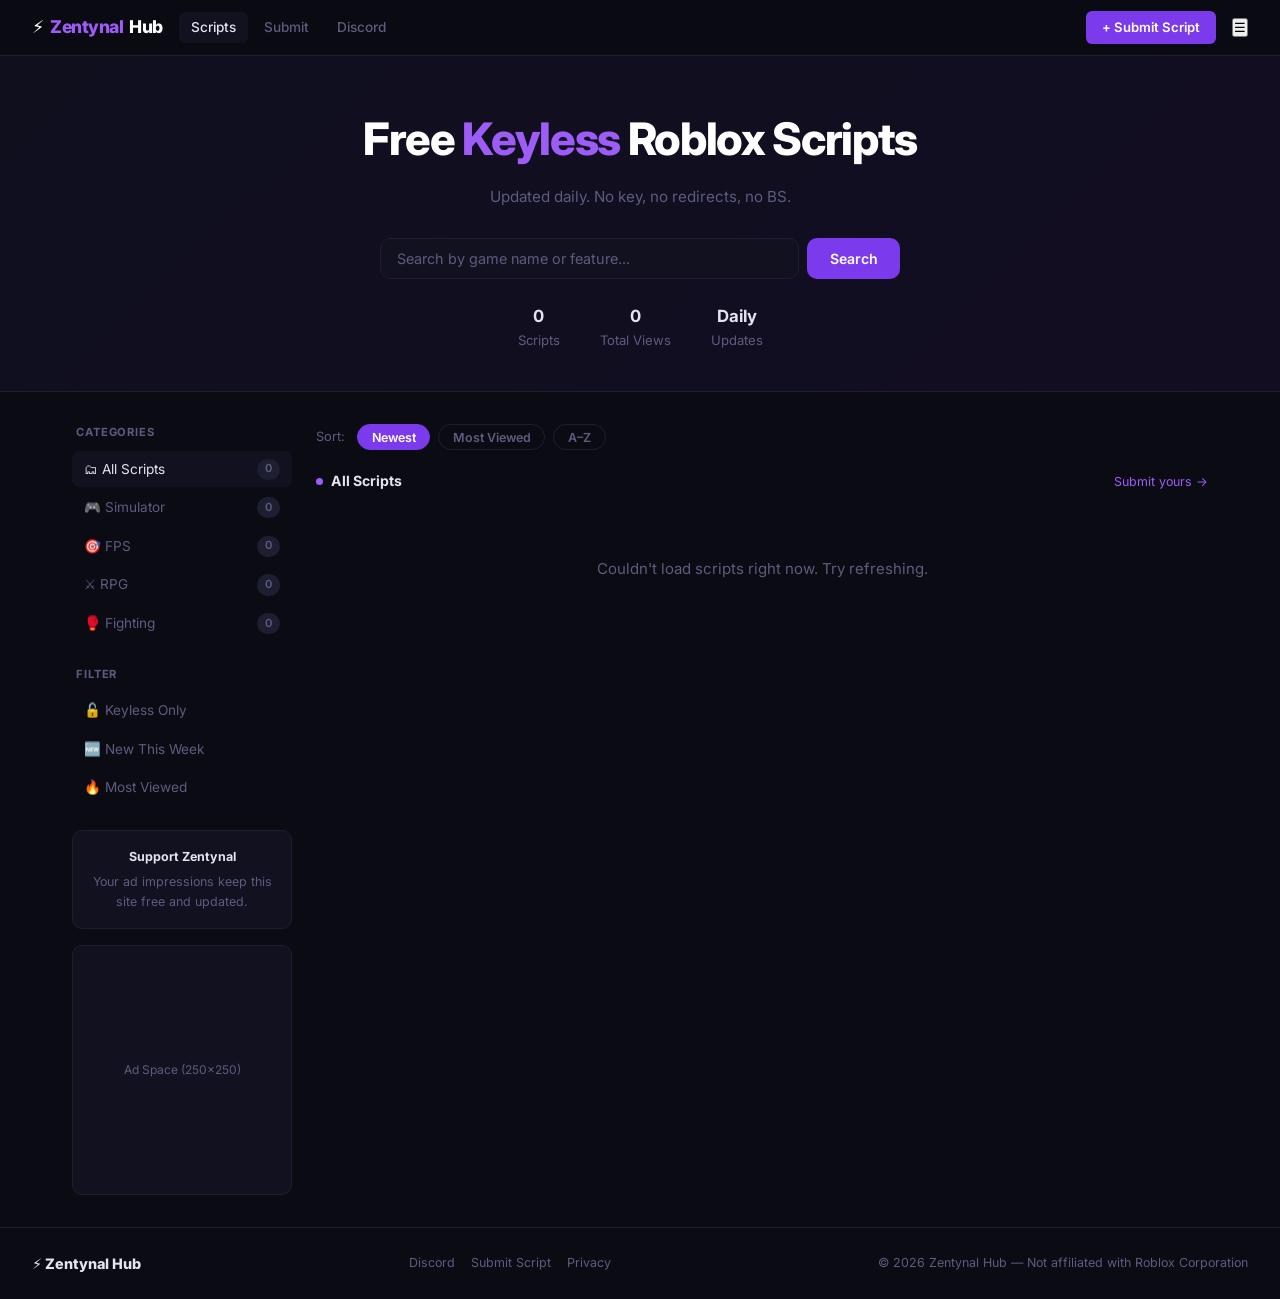
<file: index.html>
<!DOCTYPE html>
<html lang="en">
<head>
<meta charset="UTF-8">
<meta name="viewport" content="width=device-width, initial-scale=1.0">
<title>Zentynal Hub — Free Keyless Roblox Scripts 2026</title>
<meta name="description" content="Zentynal Hub — free keyless Roblox scripts updated daily. Auto farm, ESP, silent aim and more for the most popular Roblox games. No key required.">
<meta name="keywords" content="roblox scripts 2026, free roblox scripts, keyless roblox scripts, roblox hack, roblox auto farm, roblox exploit scripts">
<meta property="og:title" content="Zentynal Hub — Free Keyless Roblox Scripts 2026">
<meta property="og:description" content="Free keyless Roblox scripts updated daily. No key required.">
<meta property="og:type" content="website">
<meta property="og:url" content="https://zentynalhub.com/">
<link rel="canonical" href="https://zentynalhub.com/">
<link rel="sitemap" type="application/xml" href="/sitemap.xml">
<script type="application/ld+json">
{"@context":"https://schema.org","@type":"WebSite","name":"Zentynal Hub","url":"https://zentynalhub.com","description":"Free keyless Roblox scripts updated daily","potentialAction":{"@type":"SearchAction","target":"https://zentynalhub.com/search?q={search_term_string}","query-input":"required name=search_term_string"}}
</script>
<link rel="preconnect" href="https://fonts.googleapis.com">
<link href="https://fonts.googleapis.com/css2?family=Inter:wght@400;500;600;700;800&family=JetBrains+Mono:wght@400;500&display=swap" rel="stylesheet">
<link rel="stylesheet" href="/assets/style.css">
</head>
<body>

<nav class="nav">
  <a href="/" class="nav-logo">⚡ <span>Zentynal</span> Hub</a>
  <div class="nav-links" id="navLinks">
    <a href="/" class="active">Scripts</a>
    <a href="/submit.html">Submit</a>
    <a href="/discord">Discord</a>
  </div>
  <a href="/submit.html" class="btn-submit" style="margin-left:auto;">+ Submit Script</a>
  <button class="nav-menu-btn" id="navMenuBtn" aria-label="Menu">☰</button>
</nav>

<div class="hero">
  <h1>Free <em>Keyless</em> Roblox Scripts</h1>
  <p>Updated daily. No key, no redirects, no BS.</p>
  <form class="search-wrap" action="/search" method="GET">
    <input type="text" name="q" id="searchBox" placeholder="Search by game name or feature..." autocomplete="off">
    <button type="submit">Search</button>
  </form>
  <div class="hero-stats">
    <div><strong id="totalScripts">0</strong> Scripts</div>
    <div><strong id="totalViews">0</strong> Total Views</div>
    <div><strong>Daily</strong> Updates</div>
  </div>
</div>

<div class="page">

  <!-- SIDEBAR -->
  <aside class="sidebar">
    <div class="sidebar-section">
      <div class="sidebar-label">Categories</div>
      <nav class="sidebar-nav" id="categoryNav">
        <a href="#" class="active" data-cat="all">🗂 All Scripts <span class="count" id="count-all">0</span></a>
        <a href="#" data-cat="simulator">🎮 Simulator <span class="count" id="count-simulator">0</span></a>
        <a href="#" data-cat="fps">🎯 FPS <span class="count" id="count-fps">0</span></a>
        <a href="#" data-cat="rpg">⚔️ RPG <span class="count" id="count-rpg">0</span></a>
        <a href="#" data-cat="fighting">🥊 Fighting <span class="count" id="count-fighting">0</span></a>
      </nav>
    </div>

    <div class="sidebar-section">
      <div class="sidebar-label">Filter</div>
      <nav class="sidebar-nav" id="quickFilterNav">
        <a href="#" data-filter="keyless">🔓 Keyless Only</a>
        <a href="#" data-filter="new">🆕 New This Week</a>
        <a href="#" data-filter="popular">🔥 Most Viewed</a>
      </nav>
    </div>

    <div class="ad-box">
      <strong>Support Zentynal</strong>
      Your ad impressions keep this site free and updated.
    </div>

    <!-- Google AdSense slot (replace with real unit) -->
    <div style="background:var(--surface);border:1px solid var(--border);border-radius:var(--r);min-height:250px;display:flex;align-items:center;justify-content:center;font-size:0.75rem;color:var(--muted);">
      Ad Space (250×250)
    </div>
  </aside>

  <!-- MAIN -->
  <main class="main">

    <div class="filter-row">
      <span class="label">Sort:</span>
      <button class="chip on" data-sort="new">Newest</button>
      <button class="chip" data-sort="views">Most Viewed</button>
      <button class="chip" data-sort="alpha">A–Z</button>
    </div>

    <div class="section-header">
      <div class="section-title"><span class="dot"></span> <span id="sectionTitle">All Scripts</span></div>
      <a href="/submit.html" class="view-all">Submit yours →</a>
    </div>

    <div class="scripts-grid" id="grid"></div>

  </main>
</div>

<!-- ADBLOCK NOTICE -->
<div class="adblock-notice" id="adblockNotice">
  <button class="adblock-close" onclick="dismissAdblock()">✕</button>
  <h4>Adblocker Detected</h4>
  <p>We use ads to keep scripts free and updated daily. Please consider whitelisting us.</p>
  <div class="adblock-actions">
    <button class="btn-ok" onclick="dismissAdblock()">OK, I'll whitelist</button>
    <button class="btn-dismiss" onclick="dismissAdblock()">Dismiss</button>
  </div>
</div>

<footer class="footer">
  <span class="footer-logo">⚡ Zentynal Hub</span>
  <div class="footer-links">
    <a href="/discord">Discord</a>
    <a href="/submit.html">Submit Script</a>
    <a href="/privacy">Privacy</a>
  </div>
  <span>© 2026 Zentynal Hub — Not affiliated with Roblox Corporation</span>
</footer>

<script>
// ═══════════════════════════════════════════════════════
// 👇 Fill these in from your Supabase project settings
// (Project Settings → API Keys). Use the PUBLISHABLE key
// (sb_publishable_...), never the secret key — the publishable
// key is safe to expose publicly; row-level security policies
// control what it can actually do.
// ═══════════════════════════════════════════════════════
const SUPABASE_URL = "https://utynmjcquyhltukukpif.supabase.co"
const SUPABASE_PUBLISHABLE_KEY = "sb_publishable_A8GBF1fEbA06jpybUyg2Zw_H_L_eXdU"

let SCRIPTS = []     // starts empty — real data loads in below
let sortMode = 'new'
let activeCategory = 'all'
let activeQuickFilter = null

// Escapes text before it ever touches innerHTML — closes the XSS hole
// that existed when submitted script names were inserted unescaped.
function esc(str) {
  const div = document.createElement('div')
  div.textContent = str ?? ''
  return div.innerHTML
}

function updateCounts() {
  document.getElementById('count-all').textContent = SCRIPTS.length
  ;['simulator','fps','rpg','fighting'].forEach(cat => {
    document.getElementById(`count-${cat}`).textContent = SCRIPTS.filter(s => s.category === cat).length
  })
}

function getFilteredList() {
  let list = [...SCRIPTS]
  if (activeCategory !== 'all') list = list.filter(s => s.category === activeCategory)
  if (activeQuickFilter === 'keyless') list = list.filter(s => s.keyless)
  if (activeQuickFilter === 'popular') list = [...list].sort((a,b) => b.views - a.views)
  if (sortMode === 'views') list.sort((a,b) => b.views - a.views)
  else if (sortMode === 'alpha') list.sort((a,b) => a.name.localeCompare(b.name))
  return list
}

function renderGrid() {
  const list = getFilteredList()
  const grid = document.getElementById('grid')
  if (!list.length) {
    grid.innerHTML = `<div style="grid-column:1/-1;text-align:center;padding:3rem 0;color:var(--muted);">No scripts match this filter yet.</div>`
    return
  }
  grid.innerHTML = list.map(s => `
    <a href="/script.html?id=${encodeURIComponent(s.id)}" class="script-card">
      <div class="card-thumb">${esc(s.icon)}</div>
      <div class="card-body">
        <div class="card-title-row">
          <span class="card-name">${esc(s.name)}</span>
          ${s.keyless ? '<span class="pill keyless">Keyless</span>' : '<span class="pill paid">Key</span>'}
        </div>
        <div><span class="game-tag">${esc(s.game)}</span></div>
        <p class="card-desc">${esc(s.description)}</p>
        <div class="card-footer">
          <div class="card-footer-left">
            <span class="card-creator">${esc(s.creator)}</span>
            <span class="card-views">${s.views.toLocaleString()} views</span>
          </div>
          <span class="card-date">${formatDate(s.created_at)}</span>
        </div>
      </div>
    </a>
  `).join('')
}

function formatDate(iso) {
  if (!iso) return ''
  return new Date(iso).toLocaleDateString('en-US', { month: 'short', day: 'numeric', year: 'numeric' })
}

async function loadScripts() {
  const grid = document.getElementById('grid')
  grid.innerHTML = `<div style="grid-column:1/-1;text-align:center;padding:3rem 0;color:var(--muted);">Loading scripts…</div>`
  try {
    const res = await fetch(
      `${SUPABASE_URL}/rest/v1/scripts?select=*&approved=eq.true&order=created_at.desc`,
      { headers: { apikey: SUPABASE_PUBLISHABLE_KEY } }
    )
    if (!res.ok) throw new Error('HTTP ' + res.status)
    SCRIPTS = await res.json()
  } catch (err) {
    console.error('Failed to load scripts:', err)
    grid.innerHTML = `<div style="grid-column:1/-1;text-align:center;padding:3rem 0;color:var(--muted);">Couldn't load scripts right now. Try refreshing.</div>`
    document.getElementById('totalScripts').textContent = '0'
    updateCounts()
    return
  }
  document.getElementById('totalScripts').textContent = SCRIPTS.length
  document.getElementById('totalViews').textContent =
    SCRIPTS.reduce((sum, s) => sum + (s.views || 0), 0).toLocaleString()
  updateCounts()
  renderGrid()
}

loadScripts()

document.querySelectorAll('.chip[data-sort]').forEach(btn => {
  btn.addEventListener('click', () => {
    sortMode = btn.dataset.sort
    document.querySelectorAll('.chip').forEach(c => c.classList.remove('on'))
    btn.classList.add('on')
    renderGrid()
  })
})

document.getElementById('categoryNav').addEventListener('click', e => {
  const link = e.target.closest('a[data-cat]')
  if (!link) return
  e.preventDefault()
  activeCategory = link.dataset.cat
  document.querySelectorAll('#categoryNav a').forEach(a => a.classList.remove('active'))
  link.classList.add('active')
  document.getElementById('sectionTitle').textContent =
    activeCategory === 'all' ? 'All Scripts' : link.textContent.replace(/\s*\d+$/, '').trim()
  renderGrid()
})

document.getElementById('quickFilterNav').addEventListener('click', e => {
  const link = e.target.closest('a[data-filter]')
  if (!link) return
  e.preventDefault()
  const f = link.dataset.filter
  activeQuickFilter = activeQuickFilter === f ? null : f
  document.querySelectorAll('#quickFilterNav a').forEach(a => a.classList.remove('active'))
  if (activeQuickFilter) link.classList.add('active')
  renderGrid()
})

document.getElementById('navMenuBtn').addEventListener('click', () => {
  const nav = document.getElementById('navLinks')
  nav.style.display = nav.style.display === 'flex' ? 'none' : 'flex'
  nav.style.cssText += 'position:absolute;top:100%;left:0;right:0;flex-direction:column;background:var(--surface);padding:1rem 1.5rem;border-bottom:1px solid var(--border);gap:0.8rem;'
})

// adblock detection
window.addEventListener('load', () => {
  setTimeout(() => {
    const ad = document.createElement('div')
    ad.className = 'adsbox'
    ad.style.cssText = 'height:1px;position:absolute;left:-9999px'
    document.body.appendChild(ad)
    if (ad.offsetHeight === 0) {
      document.getElementById('adblockNotice').style.display = 'block'
    }
    ad.remove()
  }, 1500)
})

function dismissAdblock() {
  document.getElementById('adblockNotice').style.display = 'none'
}
</script>

</body>
</html>
</file>
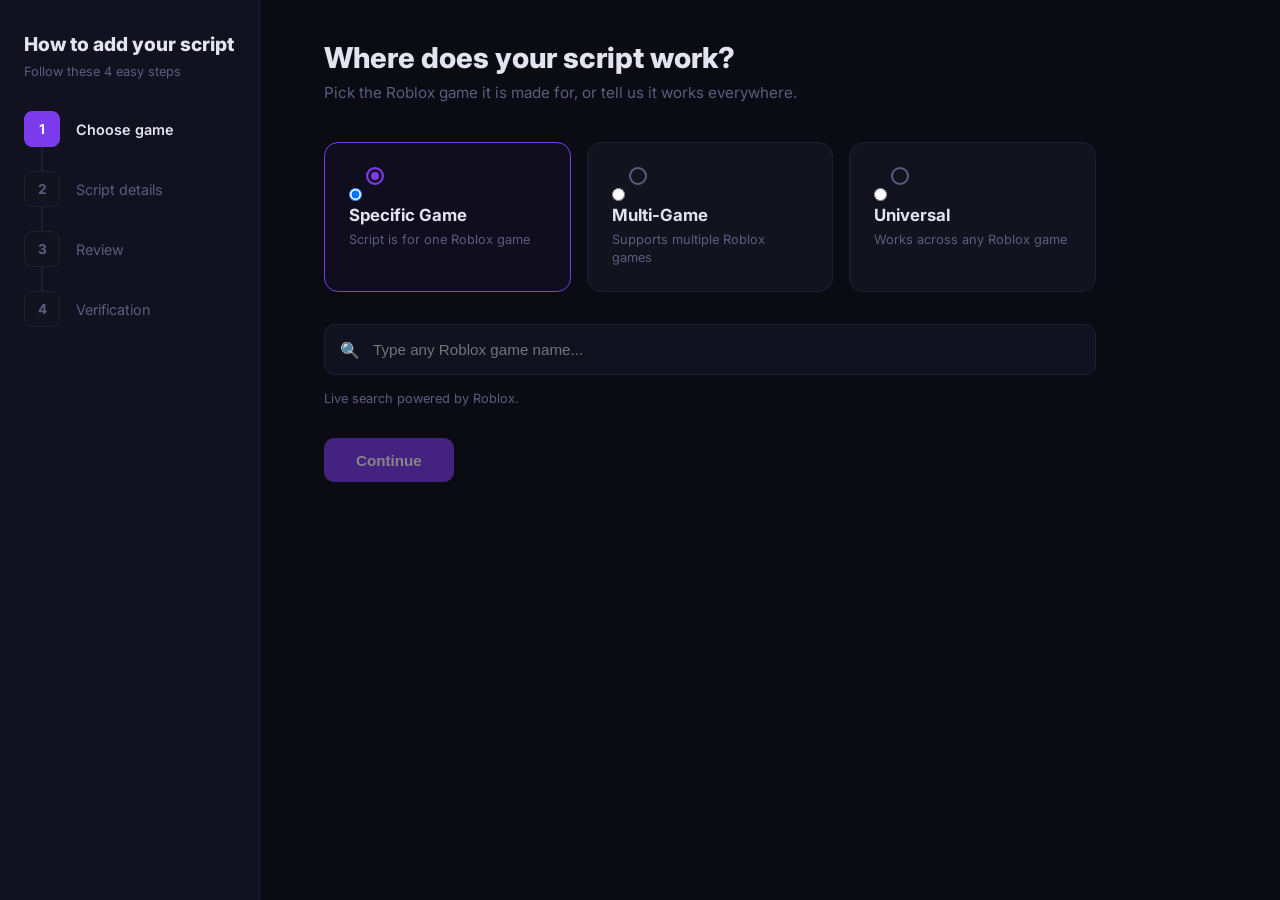
<file: upload.html>
<!DOCTYPE html>
<html lang="en">
<head>
<meta charset="UTF-8">
<meta name="viewport" content="width=device-width, initial-scale=1.0">
<title>Upload Script — Zentynal Hub</title>
<link rel="preconnect" href="https://fonts.googleapis.com">
<link href="https://fonts.googleapis.com/css2?family=Inter:wght@400;500;600;700;800&display=swap" rel="stylesheet">
<style>
  :root {
    --bg: #0b0b13; --surface: #111120; --card: #13131f; --border: #1e1e32;
    --accent: #7c3aed; --accent-b: #9d5cf6; --text: #e4e4f0; --muted: #5c5c80;
    --green: #22c55e; --red: #ef4444; --r: 10px; --r-lg: 14px;
  }
  * { box-sizing: border-box; margin: 0; padding: 0; }
  body { background: var(--bg); color: var(--text); font-family: 'Inter', sans-serif; display: flex; min-height: 100vh; }

  .upload-sidebar { width: 260px; background: var(--surface); border-right: 1px solid var(--border); padding: 2rem 1.5rem; display: flex; flex-direction: column; }
  .sidebar-title { font-size: 1.2rem; font-weight: 800; margin-bottom: 0.5rem; }
  .sidebar-sub { color: var(--muted); font-size: 0.8rem; margin-bottom: 2rem; }
  .step-list { display: flex; flex-direction: column; gap: 1.5rem; position: relative; }
  .step-list::before { content: ''; position: absolute; left: 17px; top: 10px; bottom: 10px; width: 2px; background: var(--border); z-index: 0; }
  .step { display: flex; align-items: center; gap: 1rem; position: relative; z-index: 1; color: var(--muted); }
  .step.active { color: var(--text); font-weight: 600; }
  .step-num { width: 36px; height: 36px; border-radius: 8px; background: var(--card); border: 1px solid var(--border); display: flex; align-items: center; justify-content: center; font-weight: 700; font-size: 0.85rem; transition: all 0.2s; }
  .step.active .step-num { background: var(--accent); border-color: var(--accent); color: #fff; }
  .step.completed .step-num { background: var(--green); border-color: var(--green); color: #fff; }
  .step-name { font-size: 0.9rem; }

  .upload-main { flex: 1; padding: 2.5rem 4rem; max-width: 900px; }
  .upload-header h1 { font-size: 1.8rem; font-weight: 800; margin-bottom: 0.5rem; }
  .upload-header p { color: var(--muted); font-size: 0.95rem; margin-bottom: 2.5rem; }

  .game-options { display: grid; grid-template-columns: repeat(3, 1fr); gap: 1rem; margin-bottom: 2rem; }
  .game-option { background: var(--card); border: 1px solid var(--border); border-radius: var(--r-lg); padding: 1.5rem; cursor: pointer; transition: all 0.2s; }
  .game-option:hover { border-color: var(--muted); }
  .game-option.selected { border-color: var(--accent); background: rgba(124,58,237,0.05); }
  .radio-circle { width: 18px; height: 18px; border-radius: 50%; border: 2px solid var(--muted); margin-bottom: 1rem; display: inline-block; }
  .game-option.selected .radio-circle { border-color: var(--accent); background: var(--accent); box-shadow: inset 0 0 0 3px var(--card); }
  .game-option h3 { font-size: 1.05rem; margin-bottom: 0.4rem; }
  .game-option p { font-size: 0.8rem; color: var(--muted); line-height: 1.4; }

  .search-input-wrapper { position: relative; margin-bottom: 1rem; }
  .search-input-wrapper input { width: 100%; background: var(--surface); border: 1px solid var(--border); border-radius: var(--r); padding: 1rem 1rem 1rem 3rem; color: var(--text); font-size: 0.95rem; outline: none; transition: border-color 0.2s; }
  .search-input-wrapper input:focus { border-color: var(--accent); }
  .search-icon { position: absolute; left: 1rem; top: 50%; transform: translateY(-50%); color: var(--muted); }

  .search-results { position: absolute; top: calc(100% + 8px); left: 0; right: 0; background: var(--card); border: 1px solid var(--border); border-radius: var(--r); box-shadow: 0 10px 30px rgba(0,0,0,0.5); z-index: 100; max-height: 320px; overflow-y: auto; display: none; }
  .search-results.active { display: block; }
  .result-item { display: flex; align-items: center; gap: 1rem; padding: 0.75rem 1rem; cursor: pointer; border-bottom: 1px solid var(--border); transition: background 0.15s; }
  .result-item:last-child { border-bottom: none; }
  .result-item:hover { background: var(--surface); }
  .result-img { width: 44px; height: 44px; border-radius: 8px; background: #222; display: flex; align-items: center; justify-content: center; font-size: 1.2rem; overflow: hidden; flex-shrink: 0; }
  .result-img img { width: 100%; height: 100%; object-fit: cover; }
  .result-info h4 { font-size: 0.9rem; margin-bottom: 2px; }
  .result-info span { font-size: 0.75rem; color: var(--muted); }
  .loading-item { padding: 1rem; color: var(--muted); font-size: 0.85rem; text-align: center; }

  .btn-continue { background: var(--accent); color: #fff; border: none; padding: 0.85rem 2rem; border-radius: var(--r); font-weight: 600; font-size: 0.95rem; cursor: pointer; transition: background 0.2s; opacity: 0.5; pointer-events: none; }
  .btn-continue.ready { opacity: 1; pointer-events: auto; }
  .btn-continue:hover { background: var(--accent-b); }
  .helper-text { font-size: 0.8rem; color: var(--muted); margin-top: 0.5rem; display: block; }

  .selected-preview { margin-top: 2rem; padding: 1rem; border: 1px dashed var(--border); border-radius: var(--r); display: none; align-items: center; gap: 1rem; }
  .selected-preview.active { display: flex; }
</style>
</head>
<body>

  <aside class="upload-sidebar">
    <div class="sidebar-title">How to add your script</div>
    <div class="sidebar-sub">Follow these 4 easy steps</div>
    <div class="step-list">
      <div class="step active" id="step1"><div class="step-num">1</div><div class="step-name">Choose game</div></div>
      <div class="step" id="step2"><div class="step-num">2</div><div class="step-name">Script details</div></div>
      <div class="step" id="step3"><div class="step-num">3</div><div class="step-name">Review</div></div>
      <div class="step" id="step4"><div class="step-num">4</div><div class="step-name">Verification</div></div>
    </div>
  </aside>

  <main class="upload-main">
    <div id="stepContent1">
      <div class="upload-header">
        <h1>Where does your script work?</h1>
        <p>Pick the Roblox game it is made for, or tell us it works everywhere.</p>
      </div>

      <div class="game-options">
        <label class="game-option selected" onclick="selectGameType('specific', event)">
          <input type="radio" name="gameType" value="specific" checked>
          <div class="radio-circle"></div>
          <h3>Specific Game</h3>
          <p>Script is for one Roblox game</p>
        </label>
        <label class="game-option" onclick="selectGameType('multi', event)">
          <input type="radio" name="gameType" value="multi">
          <div class="radio-circle"></div>
          <h3>Multi-Game</h3>
          <p>Supports multiple Roblox games</p>
        </label>
        <label class="game-option" onclick="selectGameType('universal', event)">
          <input type="radio" name="gameType" value="universal">
          <div class="radio-circle"></div>
          <h3>Universal</h3>
          <p>Works across any Roblox game</p>
        </label>
      </div>

      <div class="search-input-wrapper" id="searchWrapper">
        <span class="search-icon">🔍</span>
        <input type="text" id="gameSearch" placeholder="Type any Roblox game name..." oninput="handleSearch(this.value)" onfocus="showResults()">
        <div class="search-results" id="searchResults"></div>
      </div>

      <span class="helper-text">Live search powered by Roblox.</span>

      <div class="selected-preview" id="selectedPreview">
        <div class="result-img" id="previewIcon">🎮</div>
        <div class="result-info">
          <h4 id="previewName">Game Name</h4>
          <span id="previewId">ID: 1234567</span>
        </div>
        <button style="margin-left:auto; background:none; border:none; color:var(--muted); cursor:pointer; font-size:1.1rem;" onclick="resetSelection()">✕</button>
      </div>

      <div style="margin-top: 2rem;">
        <button class="btn-continue" id="continueBtn" onclick="goToStep2()">Continue</button>
      </div>
    </div>

    <div id="stepContent2" style="display: none;">
      <div class="upload-header">
        <h1>Build your script page</h1>
        <p>This is how players will see it. Fill in the basics, the rest is optional.</p>
      </div>
      <div style="background: var(--surface); border: 1px dashed var(--border); padding: 3rem; border-radius: var(--r); text-align: center; color: var(--muted);">
        Script details form goes here.
        <br><br>
        <button onclick="goToStep1()" style="background:none; border:1px solid var(--border); color:var(--text); padding:0.5rem 1rem; border-radius:6px; cursor:pointer;">Back to Step 1</button>
      </div>
    </div>
  </main>

<script>
  // ═══════════════════════════════════════════════════════
  //  👇 REPLACE THIS with your Cloudflare Worker URL
  // ═══════════════════════════════════════════════════════
  const BACKEND = "https://zentynalhub.sheriffmalik89.workers.dev/";

  let selectedGame = null;
  let currentType = "specific";
  let debounceTimer = null;
  const cache = {};

  function selectGameType(type, e) {
    currentType = type;
    document.querySelectorAll(".game-option").forEach(el => el.classList.remove("selected"));
    e.currentTarget.classList.add("selected");

    const wrapper = document.getElementById("searchWrapper");
    const helper = document.querySelector(".helper-text");
    const btn = document.getElementById("continueBtn");

    if (type === "universal") {
      wrapper.style.display = "none";
      document.getElementById("selectedPreview").classList.remove("active");
      helper.textContent = "Universal scripts work on any Roblox game.";
      btn.classList.add("ready");
    } else {
      wrapper.style.display = "block";
      helper.textContent = "Live search powered by Roblox.";
      btn.classList.toggle("ready", !!selectedGame);
    }
  }

  function handleSearch(val) {
    clearTimeout(debounceTimer);
    const q = val.trim();
    if (q.length < 2) {
      document.getElementById("searchResults").classList.remove("active");
      return;
    }
    debounceTimer = setTimeout(() => doSearch(q), 350);
  }

  async function doSearch(q) {
    const box = document.getElementById("searchResults");

    if (cache[q]) {
      renderResults(cache[q]);
      return;
    }

    box.innerHTML = `<div class="loading-item">Searching Roblox…</div>`;
    box.classList.add("active");

    try {
      const res = await fetch(`${BACKEND}?q=${encodeURIComponent(q)}`);
      if (!res.ok) throw new Error("HTTP " + res.status);
      const data = await res.json();
      const games = data.games || [];
      cache[q] = games;
      renderResults(games);
    } catch (err) {
      console.error(err);
      box.innerHTML = `<div class="loading-item" style="color:var(--red)">Search failed. Check your worker URL.</div>`;
    }
  }

  function renderResults(games) {
    const box = document.getElementById("searchResults");

    if (!games.length) {
      box.innerHTML = `<div class="loading-item">No games found. Try a different name.</div>`;
      box.classList.add("active");
      return;
    }

    box.innerHTML = games.map(g => {
      const safeName = (g.name || "").replace(/'/g, "\\'");
      const icon = g.thumbnailUrl
        ? `<img src="${g.thumbnailUrl}" onerror="this.parentElement.textContent='🎮'">`
        : "🎮";
      return `
        <div class="result-item" onclick="selectGame('${g.universeId}', '${g.placeId}', '${safeName}', '${g.thumbnailUrl || ''}')">
          <div class="result-img">${icon}</div>
          <div class="result-info">
            <h4>${g.name}</h4>
            <span>Players: ${g.playerCount.toLocaleString()}</span>
          </div>
        </div>`;
    }).join("");

    box.classList.add("active");
  }

  function showResults() {
    if (document.getElementById("gameSearch").value.trim().length > 1) {
      document.getElementById("searchResults").classList.add("active");
    }
  }

  document.addEventListener("click", e => {
    if (!document.getElementById("searchWrapper").contains(e.target)) {
      document.getElementById("searchResults").classList.remove("active");
    }
  });

  function selectGame(universeId, placeId, name, thumb) {
    selectedGame = { universeId, placeId, name, thumb };

    document.getElementById("gameSearch").value = name;
    document.getElementById("searchResults").classList.remove("active");

    const previewIcon = document.getElementById("previewIcon");
    previewIcon.innerHTML = thumb
      ? `<img src="${thumb}" onerror="this.parentElement.textContent='🎮'">`
      : "🎮";

    document.getElementById("previewName").textContent = name;
    document.getElementById("previewId").textContent = `Universe: ${universeId} • Place: ${placeId}`;
    document.getElementById("selectedPreview").classList.add("active");
    document.getElementById("continueBtn").classList.add("ready");
  }

  function resetSelection() {
    selectedGame = null;
    document.getElementById("gameSearch").value = "";
    document.getElementById("selectedPreview").classList.remove("active");
    document.getElementById("continueBtn").classList.remove("ready");
    document.getElementById("previewIcon").textContent = "🎮";
  }

  function goToStep2() {
    if (currentType !== "universal" && !selectedGame) {
      alert("Please select a game first!");
      return;
    }
    document.getElementById("step1").classList.replace("active", "completed");
    document.getElementById("step2").classList.add("active");
    document.getElementById("stepContent1").style.display = "none";
    document.getElementById("stepContent2").style.display = "block";
  }

  function goToStep1() {
    document.getElementById("step2").classList.remove("active");
    document.getElementById("step1").classList.replace("completed", "active");
    document.getElementById("stepContent1").style.display = "block";
    document.getElementById("stepContent2").style.display = "none";
  }
</script>
</body>
</html>
</file>
<file: assets/style.css>
:root {
  --bg: #0b0b13;
  --surface: #111120;
  --card: #13131f;
  --card-hover: #17172a;
  --border: #1e1e32;
  --accent: #7c3aed;
  --accent-b: #9d5cf6;
  --accent-glow: rgba(124,58,237,0.18);
  --text: #e4e4f0;
  --muted: #5c5c80;
  --muted2: #3a3a58;
  --green: #22c55e;
  --green-bg: rgba(34,197,94,0.08);
  --green-border: rgba(34,197,94,0.18);
  --yellow: #eab308;
  --red: #ef4444;
  --r: 10px;
  --r-lg: 14px;
}

*, *::before, *::after { box-sizing: border-box; margin: 0; padding: 0; }
html { scroll-behavior: smooth; }

body {
  background: var(--bg);
  color: var(--text);
  font-family: 'Inter', system-ui, sans-serif;
  font-size: 15px;
  line-height: 1.6;
  min-height: 100vh;
}

a { text-decoration: none; color: inherit; }
img { display: block; }

/* ── NAV ── */
.nav {
  position: sticky; top: 0; z-index: 200;
  display: flex; align-items: center; gap: 1rem;
  padding: 0 2rem; height: 56px;
  background: rgba(11,11,19,0.92);
  backdrop-filter: blur(14px);
  border-bottom: 1px solid var(--border);
}

.nav-logo {
  font-weight: 800; font-size: 1.1rem;
  color: #fff; letter-spacing: -0.03em;
  display: flex; align-items: center; gap: 0.4rem;
}
.nav-logo span { color: var(--accent-b); }

.nav-links { display: flex; gap: 0.25rem; margin-right: auto; }
.nav-links a {
  color: var(--muted); font-size: 0.85rem; font-weight: 500;
  padding: 0.3rem 0.75rem; border-radius: 6px;
  transition: color 0.15s, background 0.15s;
}
.nav-links a:hover { color: var(--text); background: var(--surface); }
.nav-links a.active { color: var(--text); background: var(--surface); }

.nav-right { display: flex; align-items: center; gap: 0.75rem; }

.btn-submit {
  background: var(--accent);
  color: #fff; font-size: 0.82rem; font-weight: 600;
  padding: 0.4rem 1rem; border-radius: 6px;
  transition: background 0.15s;
}
.btn-submit:hover { background: var(--accent-b); }

/* ── HERO BANNER ── */
.hero {
  background: linear-gradient(135deg, #0f0f1e 0%, #130d22 100%);
  border-bottom: 1px solid var(--border);
  padding: 3rem 2rem 2.5rem;
  text-align: center;
}

.hero h1 {
  font-size: clamp(1.8rem, 4vw, 2.8rem);
  font-weight: 800; letter-spacing: -0.03em;
  color: #fff; margin-bottom: 0.6rem;
}
.hero h1 em { font-style: normal; color: var(--accent-b); }

.hero p {
  color: var(--muted); font-size: 0.95rem;
  max-width: 480px; margin: 0 auto 1.75rem;
}

.search-wrap {
  display: flex; gap: 0.5rem;
  max-width: 520px; margin: 0 auto 1.5rem;
}
.search-wrap input {
  flex: 1;
  background: var(--surface);
  border: 1px solid var(--border);
  border-radius: var(--r);
  padding: 0.7rem 1rem;
  color: var(--text); font-size: 0.9rem; font-family: inherit;
  outline: none; transition: border-color 0.15s, box-shadow 0.15s;
}
.search-wrap input:focus {
  border-color: var(--accent);
  box-shadow: 0 0 0 3px var(--accent-glow);
}
.search-wrap input::placeholder { color: var(--muted); }
.search-wrap button {
  background: var(--accent); border: none; border-radius: var(--r);
  padding: 0.7rem 1.4rem; color: #fff;
  font-family: inherit; font-weight: 600; font-size: 0.88rem;
  cursor: pointer; transition: background 0.15s;
}
.search-wrap button:hover { background: var(--accent-b); }

.hero-stats {
  display: flex; gap: 2.5rem; justify-content: center;
  font-size: 0.82rem; color: var(--muted);
}
.hero-stats strong { color: var(--text); font-size: 1.05rem; display: block; }

/* ── LAYOUT ── */
.page { display: flex; gap: 1.5rem; max-width: 1200px; margin: 0 auto; padding: 2rem; }

/* ── SIDEBAR ── */
.sidebar { width: 220px; flex-shrink: 0; }

.sidebar-section { margin-bottom: 1.5rem; }
.sidebar-label {
  font-size: 0.7rem; font-weight: 700; letter-spacing: 0.08em;
  text-transform: uppercase; color: var(--muted);
  margin-bottom: 0.6rem; padding-left: 0.25rem;
}

.sidebar-nav { display: flex; flex-direction: column; gap: 0.15rem; }
.sidebar-nav a {
  display: flex; align-items: center; gap: 0.6rem;
  padding: 0.45rem 0.75rem; border-radius: 7px;
  font-size: 0.85rem; color: var(--muted);
  transition: color 0.15s, background 0.15s;
}
.sidebar-nav a:hover { color: var(--text); background: var(--surface); }
.sidebar-nav a.active { color: var(--text); background: var(--surface); }

.sidebar-nav .count {
  margin-left: auto; font-size: 0.7rem; font-weight: 600;
  background: var(--border); color: var(--muted);
  padding: 0.1rem 0.5rem; border-radius: 999px;
}

/* adbox */
.ad-box {
  background: var(--surface); border: 1px solid var(--border);
  border-radius: var(--r); padding: 1rem;
  font-size: 0.78rem; color: var(--muted); text-align: center;
  margin-bottom: 1rem;
}
.ad-box strong { color: var(--text); display: block; margin-bottom: 0.3rem; }

/* ── MAIN ── */
.main { flex: 1; min-width: 0; }

/* ── FILTER ROW ── */
.filter-row {
  display: flex; align-items: center; gap: 0.5rem;
  margin-bottom: 1.25rem; flex-wrap: wrap;
}
.filter-row .label { font-size: 0.8rem; color: var(--muted); margin-right: 0.25rem; }

.chip {
  padding: 0.3rem 0.85rem; border-radius: 999px;
  font-size: 0.78rem; font-weight: 600;
  border: 1px solid var(--border); color: var(--muted);
  cursor: pointer; transition: all 0.15s; background: none;
  font-family: inherit;
}
.chip:hover { color: var(--text); border-color: var(--muted2); }
.chip.on { background: var(--accent); color: #fff; border-color: var(--accent); }

/* ── SCRIPT GRID ── */
.scripts-grid {
  display: grid;
  grid-template-columns: repeat(auto-fill, minmax(310px, 1fr));
  gap: 1rem;
}

/* ── SCRIPT CARD ── */
.script-card {
  display: flex; flex-direction: column;
  background: var(--card); border: 1px solid var(--border);
  border-radius: var(--r-lg); overflow: hidden;
  transition: border-color 0.15s, transform 0.15s, background 0.15s;
  cursor: pointer;
}
.script-card:hover {
  border-color: var(--accent);
  background: var(--card-hover);
  transform: translateY(-2px);
}

.card-thumb {
  width: 100%; height: 130px;
  background: linear-gradient(135deg, #1a1a2e, #16162a);
  display: flex; align-items: center; justify-content: center;
  font-size: 2.5rem; border-bottom: 1px solid var(--border);
  position: relative; overflow: hidden;
}
.card-thumb::after {
  content: '';
  position: absolute; inset: 0;
  background: radial-gradient(circle at 50% 120%, var(--accent-glow), transparent 70%);
}

.card-body { padding: 1rem; flex: 1; display: flex; flex-direction: column; gap: 0.5rem; }

.card-title-row {
  display: flex; align-items: flex-start;
  justify-content: space-between; gap: 0.5rem;
}
.card-name {
  font-weight: 700; font-size: 0.95rem; color: var(--text);
  line-height: 1.3;
}

.pill {
  font-size: 0.65rem; font-weight: 700;
  padding: 0.18rem 0.55rem; border-radius: 999px;
  white-space: nowrap; flex-shrink: 0;
}
.pill.keyless { background: var(--green-bg); color: var(--green); border: 1px solid var(--green-border); }
.pill.paid { background: rgba(234,179,8,0.1); color: var(--yellow); border: 1px solid rgba(234,179,8,0.2); }

.card-desc {
  font-size: 0.82rem; color: var(--muted); line-height: 1.55;
  display: -webkit-box; -webkit-line-clamp: 2; -webkit-box-orient: vertical; overflow: hidden;
}

.card-footer {
  display: flex; align-items: center; justify-content: space-between;
  margin-top: auto; padding-top: 0.75rem;
  border-top: 1px solid var(--border);
  font-size: 0.75rem; color: var(--muted);
}
.card-footer-left { display: flex; gap: 1rem; }
.card-creator { display: flex; align-items: center; gap: 0.3rem; }
.card-creator::before { content: "👤"; font-size: 0.7rem; }

.card-views { display: flex; align-items: center; gap: 0.3rem; }
.card-views::before { content: "👁"; font-size: 0.7rem; }

.card-date { color: var(--muted2); }

/* ── GAME TAG ── */
.game-tag {
  display: inline-flex; align-items: center; gap: 0.3rem;
  font-size: 0.72rem; font-weight: 600;
  color: var(--accent-b);
  background: rgba(157,92,246,0.08);
  border: 1px solid rgba(157,92,246,0.18);
  padding: 0.18rem 0.55rem; border-radius: 999px;
}

/* ── SECTION HEADER ── */
.section-header {
  display: flex; align-items: center; justify-content: space-between;
  margin-bottom: 1rem;
}
.section-title {
  font-size: 0.88rem; font-weight: 700; color: var(--text);
  display: flex; align-items: center; gap: 0.5rem;
}
.section-title .dot {
  width: 7px; height: 7px; border-radius: 50%; background: var(--accent-b);
}
.view-all { font-size: 0.78rem; color: var(--accent-b); }
.view-all:hover { text-decoration: underline; }

/* ── SCRIPT PAGE ── */
.script-page { max-width: 860px; margin: 0 auto; padding: 2rem; }

.breadcrumb {
  display: flex; align-items: center; gap: 0.4rem;
  font-size: 0.78rem; color: var(--muted); margin-bottom: 1.5rem;
}
.breadcrumb a { color: var(--muted); transition: color 0.15s; }
.breadcrumb a:hover { color: var(--text); }
.breadcrumb .sep { color: var(--muted2); }

.sp-header {
  display: flex; gap: 1.5rem; align-items: flex-start; margin-bottom: 2rem;
}
.sp-icon {
  width: 80px; height: 80px; border-radius: 14px; flex-shrink: 0;
  background: linear-gradient(135deg, #1a1a2e, #16162a);
  border: 1px solid var(--border);
  display: flex; align-items: center; justify-content: center;
  font-size: 2rem;
}
.sp-info { flex: 1; }
.sp-title { font-size: 1.6rem; font-weight: 800; letter-spacing: -0.02em; margin-bottom: 0.5rem; }
.sp-meta { display: flex; gap: 1rem; align-items: center; flex-wrap: wrap; font-size: 0.8rem; color: var(--muted); }

.sp-desc {
  background: var(--surface); border: 1px solid var(--border);
  border-radius: var(--r); padding: 1rem 1.25rem;
  font-size: 0.88rem; color: var(--muted); line-height: 1.6;
  margin-bottom: 1.5rem;
}

.feat-grid {
  display: grid; grid-template-columns: repeat(auto-fill, minmax(190px, 1fr));
  gap: 0.5rem; margin-bottom: 1.5rem;
}
.feat-item {
  background: var(--card); border: 1px solid var(--border);
  border-radius: var(--r); padding: 0.55rem 0.9rem;
  font-size: 0.82rem; color: var(--text);
  display: flex; align-items: center; gap: 0.5rem;
}
.feat-item::before { content: "✓"; color: var(--green); font-weight: 700; font-size: 0.8rem; }

.howto {
  background: var(--surface); border: 1px solid var(--border);
  border-radius: var(--r-lg); padding: 1.25rem 1.5rem; margin-bottom: 1.5rem;
}
.howto h3 { font-size: 0.9rem; font-weight: 700; margin-bottom: 0.9rem; }
.howto ol { list-style: none; display: flex; flex-direction: column; gap: 0.55rem; }
.howto li { display: flex; gap: 0.75rem; font-size: 0.85rem; color: var(--muted); align-items: flex-start; }
.snum {
  min-width: 20px; height: 20px; border-radius: 50%; background: var(--accent);
  color: #fff; font-size: 0.68rem; font-weight: 700;
  display: flex; align-items: center; justify-content: center; margin-top: 2px;
}

.code-box {
  background: #090912; border: 1px solid var(--border);
  border-radius: var(--r-lg); overflow: hidden; margin-bottom: 1.5rem;
}
.code-top {
  display: flex; align-items: center; justify-content: space-between;
  padding: 0.65rem 1.1rem; background: var(--surface);
  border-bottom: 1px solid var(--border);
}
.code-filename { font-family: 'JetBrains Mono', monospace; font-size: 0.75rem; color: var(--muted); }
.copy-btn {
  background: var(--accent); border: none; border-radius: 6px;
  padding: 0.3rem 0.9rem; color: #fff; font-size: 0.75rem; font-weight: 600;
  cursor: pointer; font-family: inherit; transition: background 0.15s;
}
.copy-btn:hover { background: var(--accent-b); }
.copy-btn.copied { background: var(--green); }
.code-pre {
  font-family: 'JetBrains Mono', monospace; font-size: 0.78rem;
  color: #c4b5fd; line-height: 1.65;
  padding: 1.25rem 1.5rem;
  overflow: auto; max-height: 500px; white-space: pre;
}

/* ── SUBMIT PAGE ── */
.submit-page { max-width: 640px; margin: 0 auto; padding: 2.5rem 2rem; }
.submit-page h1 { font-size: 1.6rem; font-weight: 800; margin-bottom: 0.5rem; }
.submit-page .sub { color: var(--muted); font-size: 0.88rem; margin-bottom: 2rem; }

.form-group { margin-bottom: 1.25rem; }
.form-label { display: block; font-size: 0.82rem; font-weight: 600; color: var(--text); margin-bottom: 0.4rem; }
.form-input, .form-select, .form-textarea {
  width: 100%; background: var(--surface); border: 1px solid var(--border);
  border-radius: var(--r); padding: 0.7rem 1rem;
  color: var(--text); font-size: 0.88rem; font-family: inherit;
  outline: none; transition: border-color 0.15s, box-shadow 0.15s;
}
.form-input:focus, .form-select:focus, .form-textarea:focus {
  border-color: var(--accent); box-shadow: 0 0 0 3px var(--accent-glow);
}
.form-textarea { resize: vertical; min-height: 180px; font-family: 'JetBrains Mono', monospace; font-size: 0.8rem; }
.form-select { appearance: none; cursor: pointer; }
.form-hint { font-size: 0.75rem; color: var(--muted); margin-top: 0.3rem; }

.btn-primary {
  background: var(--accent); border: none; border-radius: var(--r);
  padding: 0.75rem 2rem; color: #fff;
  font-family: inherit; font-weight: 700; font-size: 0.9rem;
  cursor: pointer; transition: background 0.15s; width: 100%;
}
.btn-primary:hover { background: var(--accent-b); }

/* ── ADBLOCK NOTICE ── */
.adblock-notice {
  display: none;
  position: fixed; bottom: 1.5rem; right: 1.5rem; z-index: 999;
  background: var(--surface); border: 1px solid var(--border);
  border-radius: var(--r-lg); padding: 1.1rem 1.25rem;
  max-width: 320px; box-shadow: 0 8px 32px rgba(0,0,0,0.5);
}
.adblock-notice h4 { font-size: 0.88rem; font-weight: 700; margin-bottom: 0.4rem; }
.adblock-notice p { font-size: 0.78rem; color: var(--muted); line-height: 1.5; margin-bottom: 0.9rem; }
.adblock-close {
  position: absolute; top: 0.75rem; right: 0.9rem;
  background: none; border: none; color: var(--muted);
  font-size: 1rem; cursor: pointer; padding: 0;
}
.adblock-actions { display: flex; gap: 0.5rem; }
.adblock-actions button {
  flex: 1; border: none; border-radius: 7px; padding: 0.45rem 0;
  font-family: inherit; font-size: 0.78rem; font-weight: 600; cursor: pointer;
}
.adblock-actions .btn-ok { background: var(--accent); color: #fff; }
.adblock-actions .btn-dismiss { background: var(--border); color: var(--muted); }

/* ── FOOTER ── */
.footer {
  border-top: 1px solid var(--border);
  padding: 1.5rem 2rem;
  display: flex; align-items: center; justify-content: space-between;
  flex-wrap: wrap; gap: 0.75rem;
  font-size: 0.78rem; color: var(--muted);
}
.footer-logo { font-weight: 800; color: var(--text); font-size: 0.9rem; }
.footer-links { display: flex; gap: 1rem; }
.footer-links a { color: var(--muted); transition: color 0.15s; }
.footer-links a:hover { color: var(--text); }

/* ── RESPONSIVE ── */
@media (max-width: 768px) {
  .page { flex-direction: column; padding: 1rem; }
  .sidebar { width: 100%; }
  .sidebar-nav { flex-direction: row; flex-wrap: wrap; }
  .sidebar-nav a { padding: 0.35rem 0.65rem; }
  .sp-header { flex-direction: column; }
  .nav { padding: 0 1rem; }
}
@media (max-width: 480px) {
  .hero { padding: 2rem 1rem 1.75rem; }
  .search-wrap { flex-direction: column; }
  .scripts-grid { grid-template-columns: 1fr; }
}
</file>
